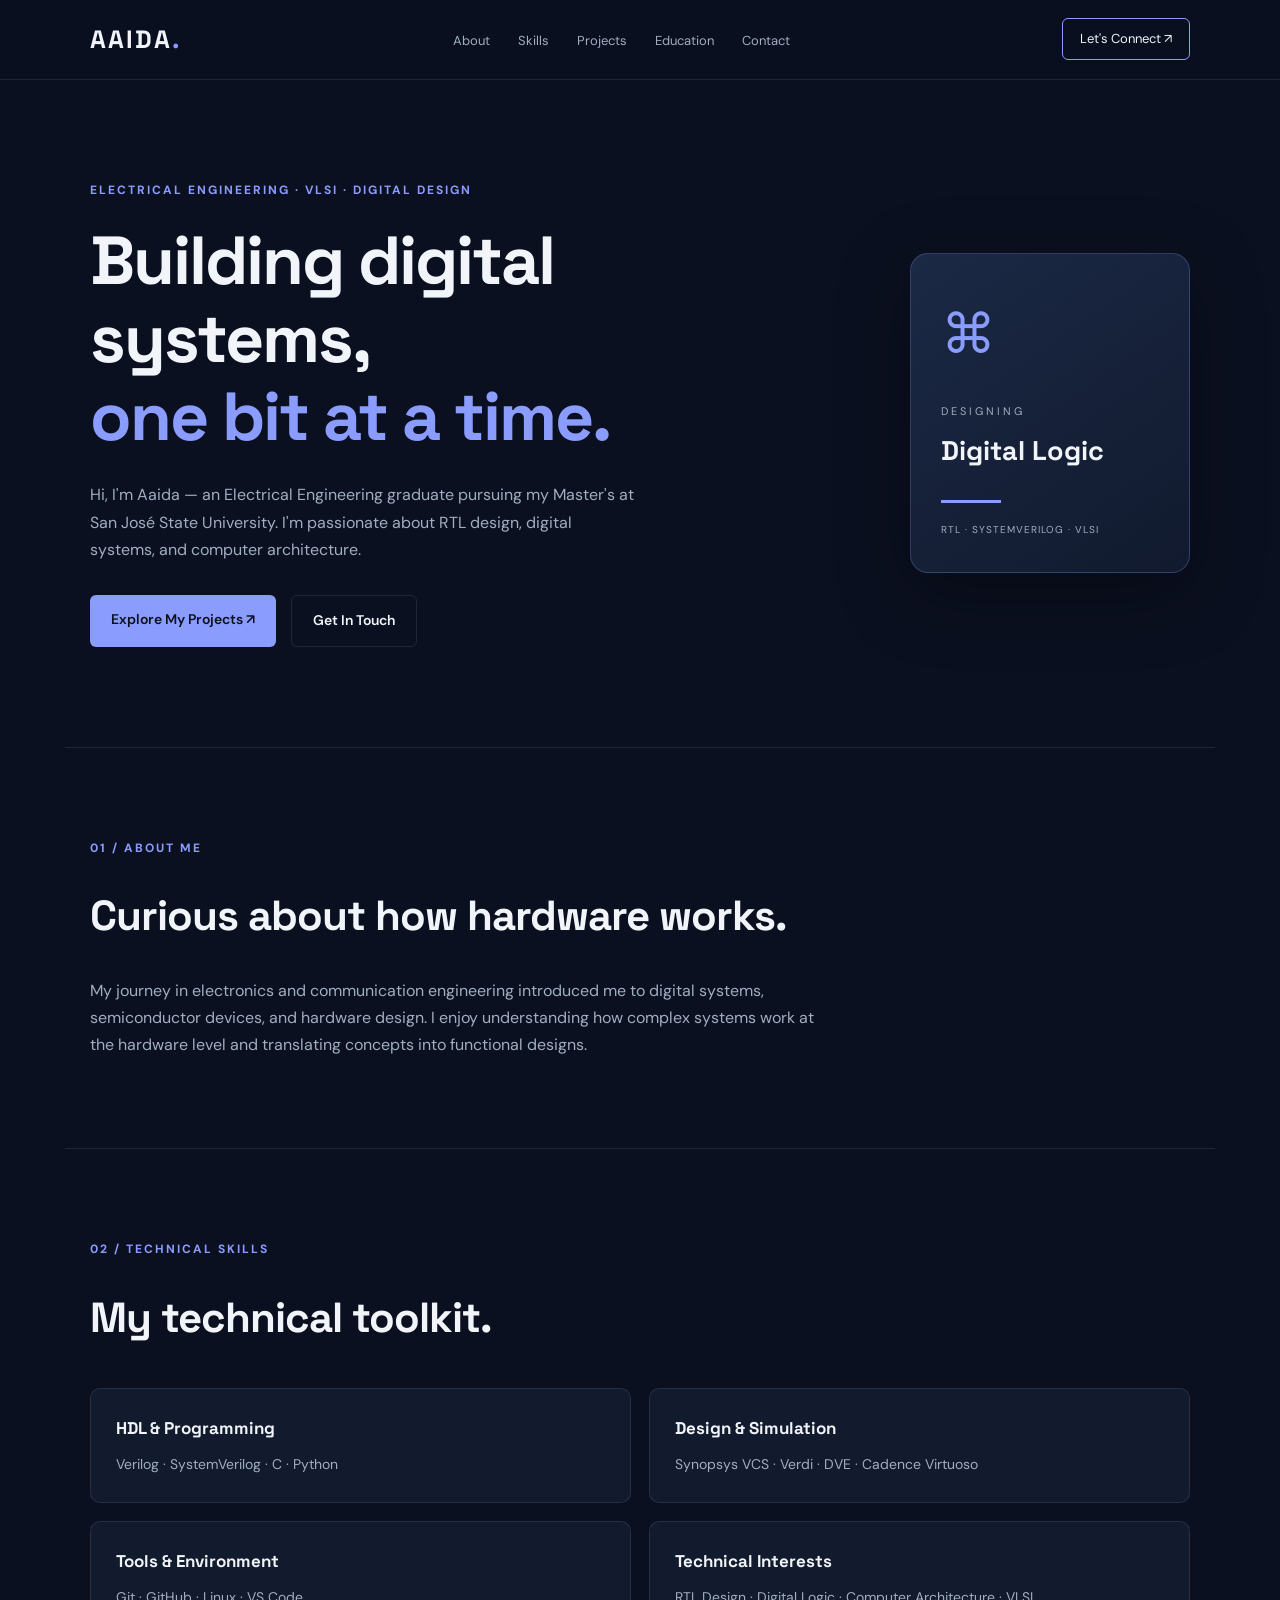
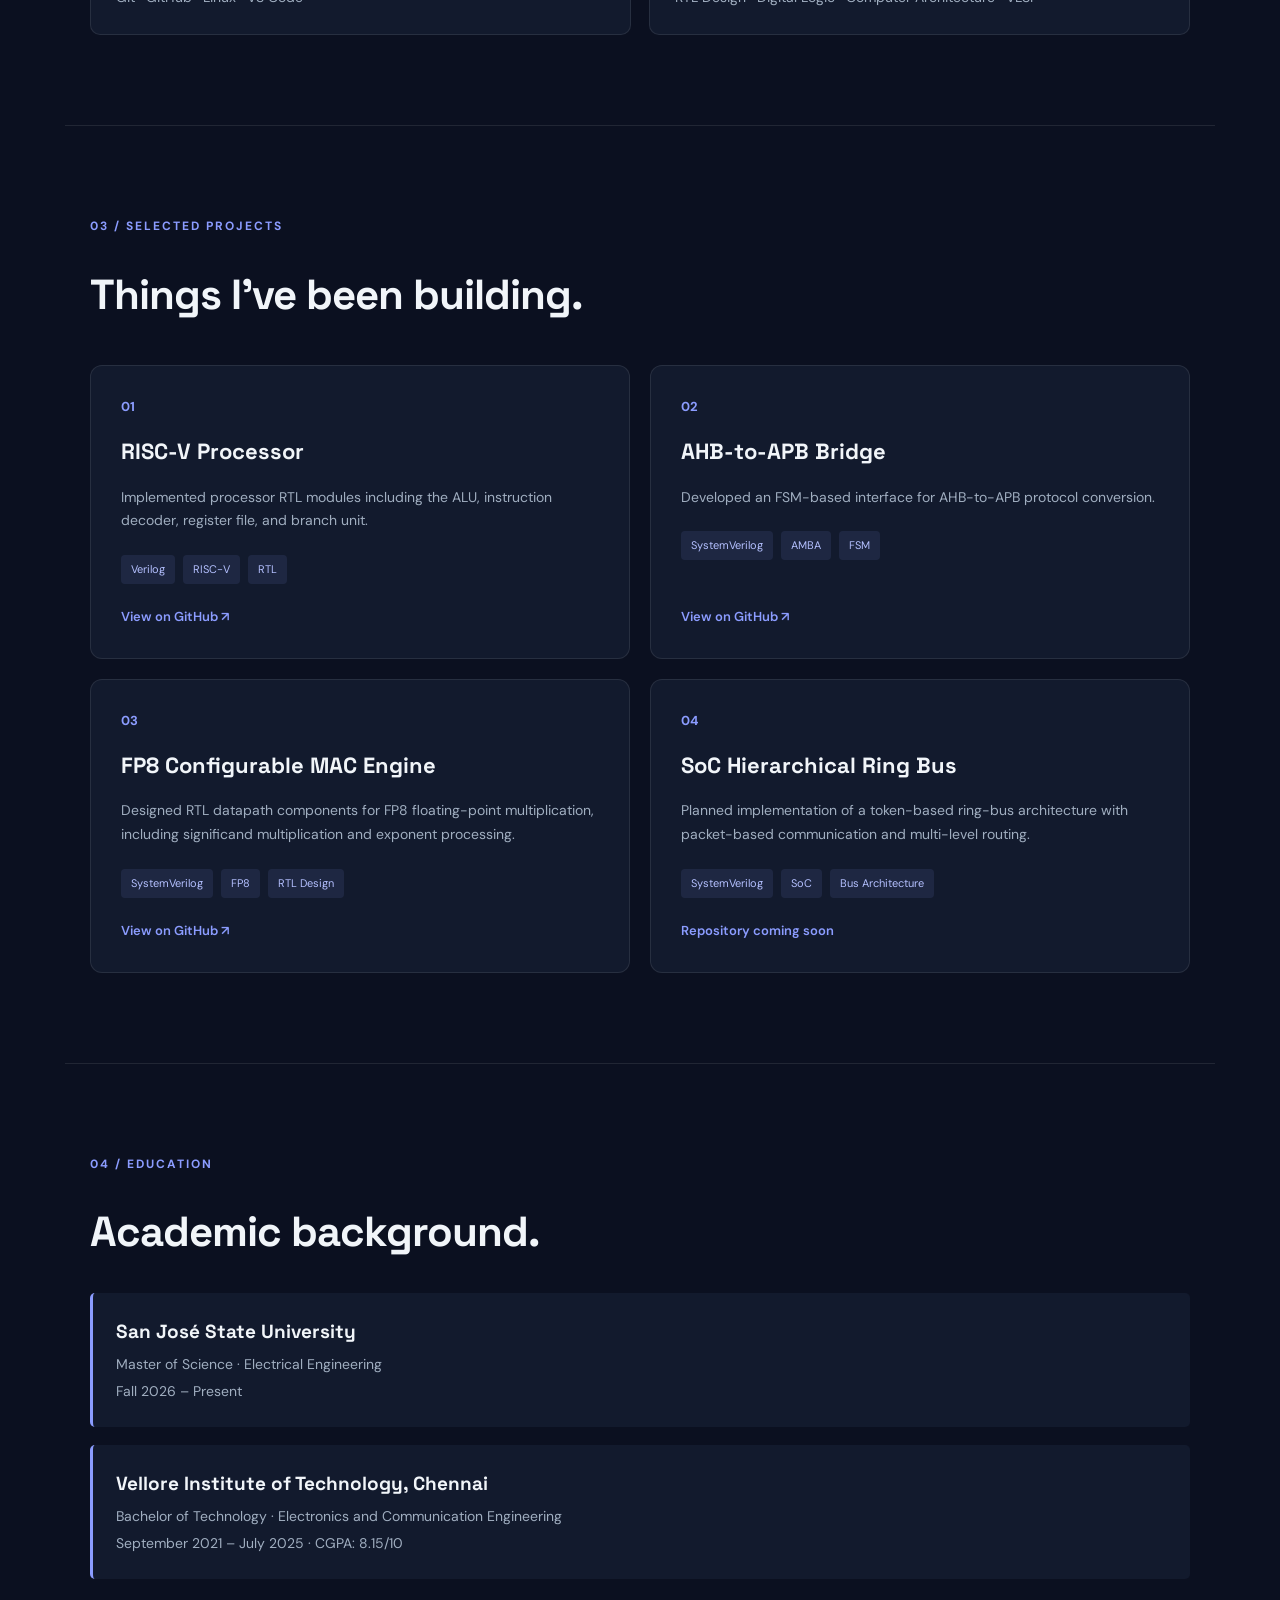
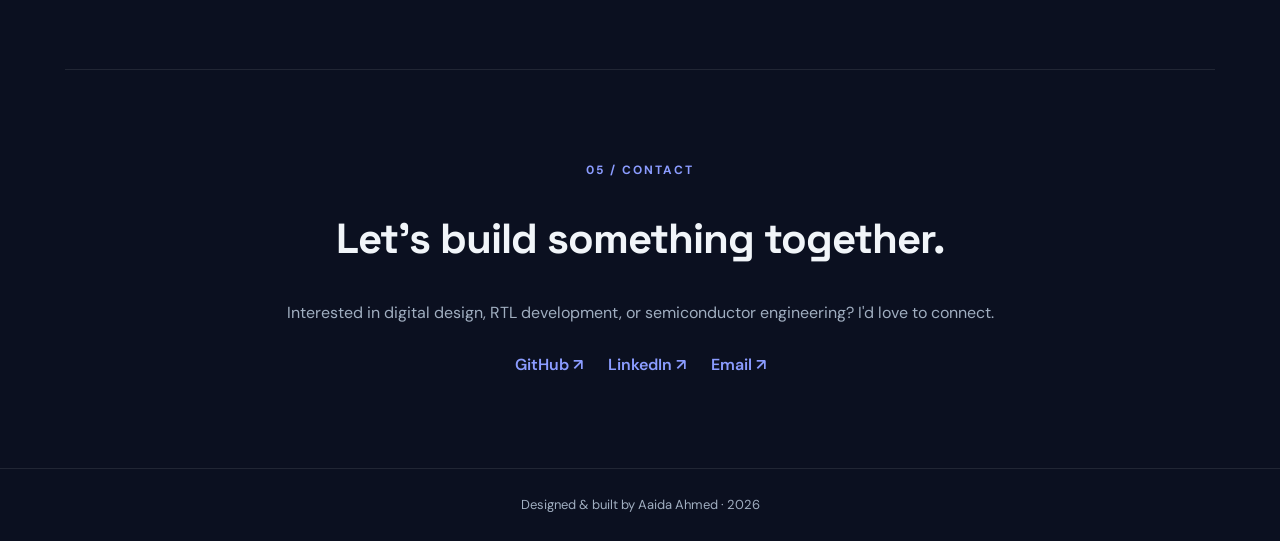
<file: index.html>
<!DOCTYPE html>
<html lang="en">
<head>
    <meta charset="UTF-8">
    <meta name="viewport" content="width=device-width, initial-scale=1.0">

    <title>Aaida Ahmed | RTL Design Engineer</title>

    <meta name="description" content="Engineering portfolio of Aaida Ahmed, Electrical Engineering graduate and aspiring RTL Design Engineer.">

    <link rel="stylesheet" href="style.css">
</head>

<body>

    <!-- NAVIGATION BAR -->
    <header>
        <nav class="navbar">
            <a href="#" class="logo">AAIDA<span>.</span></a>

            <ul class="nav-links">
                <li><a href="#about">About</a></li>
                <li><a href="#skills">Skills</a></li>
                <li><a href="#projects">Projects</a></li>
                <li><a href="#education">Education</a></li>
                <li><a href="#contact">Contact</a></li>
            </ul>

            <a href="#contact" class="nav-button">Let's Connect ↗</a>
        </nav>
    </header>


    <!-- HERO SECTION -->
    <main>

        <section class="hero">

            <div class="hero-content">

                <p class="hero-tag">
                    ELECTRICAL ENGINEERING · VLSI · DIGITAL DESIGN
                </p>

                <h1>
                    Building digital systems,
                    <span>one bit at a time.</span>
                </h1>

                <p class="hero-description">
                    Hi, I'm Aaida — an Electrical Engineering graduate
                    pursuing my Master's at San José State University.
                    I'm passionate about RTL design, digital systems,
                    and computer architecture.
                </p>

                <div class="hero-buttons">
                    <a href="#projects" class="primary-button">
                        Explore My Projects ↗
                    </a>

                    <a href="#contact" class="secondary-button">
                        Get In Touch
                    </a>
                </div>

            </div>

            <div class="hero-visual">
                <div class="chip-card">
                    <div class="chip-icon">⌘</div>
                    <p>DESIGNING</p>
                    <h2>Digital Logic</h2>
                    <div class="chip-line"></div>
                    <span>RTL · SYSTEMVERILOG · VLSI</span>
                </div>
            </div>

        </section>


        <!-- ABOUT SECTION -->
        <section id="about" class="section">

            <p class="section-label">01 / ABOUT ME</p>

            <h2>Curious about how hardware works.</h2>

            <p>
                My journey in electronics and communication engineering
                introduced me to digital systems, semiconductor devices,
                and hardware design. I enjoy understanding how complex
                systems work at the hardware level and translating
                concepts into functional designs.
            </p>

        </section>


        <!-- SKILLS SECTION -->
        <section id="skills" class="section">

            <p class="section-label">02 / TECHNICAL SKILLS</p>

            <h2>My technical toolkit.</h2>

            <div class="skills-grid">

                <div class="skill-card">
                    <h3>HDL & Programming</h3>
                    <p>Verilog · SystemVerilog · C · Python</p>
                </div>

                <div class="skill-card">
                    <h3>Design & Simulation</h3>
                    <p>Synopsys VCS · Verdi · DVE · Cadence Virtuoso</p>
                </div>

                <div class="skill-card">
                    <h3>Tools & Environment</h3>
                    <p>Git · GitHub · Linux · VS Code</p>
                </div>

                <div class="skill-card">
                    <h3>Technical Interests</h3>
                    <p>RTL Design · Digital Logic · Computer Architecture · VLSI</p>
                </div>

            </div>

        </section>



<!-- PROJECTS SECTION -->
<section id="projects" class="section">

    <p class="section-label">03 / SELECTED PROJECTS</p>

    <h2>Things I've been building.</h2>

    <div class="projects-grid">

        <!-- PROJECT 01 -->
        <article class="project-card">
            <span class="project-number">01</span>
            <h3>RISC-V Processor</h3>
            <p>
                Implemented processor RTL modules including the ALU,
                instruction decoder, register file, and branch unit.
            </p>
            <div class="project-tags">
                <span>Verilog</span>
                <span>RISC-V</span>
                <span>RTL</span>
            </div>
            <a class="project-link"
               href="https://github.com/Aaidaahmed/risc-v-processor"
               target="_blank"
               rel="noopener noreferrer">
                View on GitHub ↗
            </a>
        </article>

        <!-- PROJECT 02 -->
        <article class="project-card">
            <span class="project-number">02</span>
            <h3>AHB-to-APB Bridge</h3>
            <p>
                Developed an FSM-based interface for AHB-to-APB
                protocol conversion.
            </p>
            <div class="project-tags">
                <span>SystemVerilog</span>
                <span>AMBA</span>
                <span>FSM</span>
            </div>
            <a class="project-link"
               href="https://github.com/Aaidaahmed/ahb-apb-bridge"
               target="_blank"
               rel="noopener noreferrer">
                View on GitHub ↗
            </a>
        </article>

        <!-- PROJECT 03 -->
        <article class="project-card">
            <span class="project-number">03</span>
            <h3>FP8 Configurable MAC Engine</h3>
            <p>
                Designed RTL datapath components for FP8 floating-point
                multiplication, including significand multiplication
                and exponent processing.
            </p>
            <div class="project-tags">
                <span>SystemVerilog</span>
                <span>FP8</span>
                <span>RTL Design</span>
            </div>
            <a class="project-link"
               href="https://github.com/Aaidaahmed/fp8-mac-engine"
               target="_blank"
               rel="noopener noreferrer">
                View on GitHub ↗
            </a>
        </article>

        <!-- PROJECT 04 -->
        <article class="project-card">
            <span class="project-number">04</span>
            <h3>SoC Hierarchical Ring Bus</h3>
            <p>
                Planned implementation of a token-based ring-bus
                architecture with packet-based communication
                and multi-level routing.
            </p>
            <div class="project-tags">
                <span>SystemVerilog</span>
                <span>SoC</span>
                <span>Bus Architecture</span>
            </div>
            <span class="project-link">Repository coming soon</span>
        </article>

    </div>

</section>



        <!-- EDUCATION SECTION -->
        <section id="education" class="section">

            <p class="section-label">04 / EDUCATION</p>

            <h2>Academic background.</h2>

            <div class="education-card">
                <h3>San José State University</h3>
                <p>Master of Science · Electrical Engineering</p>
                <span>Fall 2026 – Present</span>
            </div>

            <div class="education-card">
                <h3>Vellore Institute of Technology, Chennai</h3>
                <p>Bachelor of Technology · Electronics and Communication Engineering</p>
                <span>September 2021 – July 2025 · CGPA: 8.15/10</span>
            </div>

        </section>


        <!-- CONTACT SECTION -->
        <section id="contact" class="section contact-section">

            <p class="section-label">05 / CONTACT</p>

            <h2>Let's build something together.</h2>

            <p>
                Interested in digital design, RTL development,
                or semiconductor engineering? I'd love to connect.
            </p>

            <div class="contact-links">
                <a href="https://github.com/Aaidaahmed" target="_blank">GitHub ↗</a>
                <a href="https://www.linkedin.com/in/aaida-ahmed123/" target="_blank">LinkedIn ↗</a>
                <a href="mailto:aaidafadilaahmed.sadiqahmed@sjsu.edu">Email ↗</a>
            </div>

        </section>

    </main>


    <!-- FOOTER -->
    <footer>
        <p>Designed & built by Aaida Ahmed · 2026</p>
    </footer>

    <script src="script.js"></script>

</body>
</html>
</file>
<file: style.css>
/* =================================
   1. GLOBAL SETTINGS
================================= */

@import url('https://fonts.googleapis.com/css2?family=DM+Sans:wght@400;500;600;700&family=Space+Grotesk:wght@400;500;600;700&display=swap');

:root {
    --background: #0b1020;
    --surface: #121a2d;
    --surface-light: #19243b;
    --text: #f1f5f9;
    --muted: #a0aec0;
    --accent: #8b9cff;
    --accent-light: #b4c0ff;
    --border: rgba(255, 255, 255, 0.09);
}

* {
    margin: 0;
    padding: 0;
    box-sizing: border-box;
    scroll-behavior: smooth;
}

body {
    background: var(--background);
    color: var(--text);
    font-family: 'DM Sans', sans-serif;
    line-height: 1.7;
}

a {
    text-decoration: none;
    color: inherit;
}

h1, h2, h3 {
    font-family: 'Space Grotesk', sans-serif;
}


/* =================================
   2. NAVIGATION BAR
================================= */

header {
    width: 100%;
    position: sticky;
    top: 0;
    z-index: 100;
    background: rgba(11, 16, 32, 0.9);
    backdrop-filter: blur(15px);
    border-bottom: 1px solid var(--border);
}

.navbar {
    max-width: 1150px;
    margin: auto;
    padding: 18px 25px;
    display: flex;
    align-items: center;
    justify-content: space-between;
}

.logo {
    font-family: 'Space Grotesk', sans-serif;
    font-size: 25px;
    font-weight: 700;
    letter-spacing: 2px;
}

.logo span {
    color: var(--accent);
}

.nav-links {
    display: flex;
    gap: 28px;
    list-style: none;
}

.nav-links a {
    color: var(--muted);
    font-size: 13px;
    transition: 0.3s;
}

.nav-links a:hover {
    color: var(--accent);
}

.nav-button {
    padding: 9px 17px;
    border: 1px solid var(--accent);
    border-radius: 6px;
    font-size: 13px;
    transition: 0.3s;
}

.nav-button:hover {
    background: var(--accent);
    color: var(--background);
}


/* =================================
   3. HERO SECTION
================================= */

.hero {
    max-width: 1150px;
    min-height: 620px;
    margin: auto;
    padding: 100px 25px;
    display: flex;
    align-items: center;
    justify-content: space-between;
    gap: 50px;
}

.hero-content {
    max-width: 650px;
}

.hero-tag,
.section-label {
    color: var(--accent);
    font-size: 12px;
    font-weight: 700;
    letter-spacing: 2px;
    margin-bottom: 22px;
}

.hero h1 {
    font-size: clamp(42px, 6vw, 68px);
    line-height: 1.15;
    margin-bottom: 25px;
    letter-spacing: -2px;
}

.hero h1 span {
    display: block;
    color: var(--accent);
}

.hero-description {
    color: var(--muted);
    max-width: 550px;
    font-size: 16px;
    margin-bottom: 32px;
}

.hero-buttons {
    display: flex;
    gap: 15px;
    flex-wrap: wrap;
}

.primary-button,
.secondary-button {
    padding: 13px 21px;
    border-radius: 6px;
    font-size: 14px;
    font-weight: 600;
    transition: 0.3s;
}

.primary-button {
    background: var(--accent);
    color: #0b1020;
}

.primary-button:hover {
    background: var(--accent-light);
    transform: translateY(-3px);
}

.secondary-button {
    border: 1px solid var(--border);
}

.secondary-button:hover {
    border-color: var(--accent);
    color: var(--accent);
}


/* =================================
   4. HERO VISUAL
================================= */

.hero-visual {
    display: flex;
    justify-content: center;
    align-items: center;
}

.chip-card {
    width: 280px;
    height: 320px;
    padding: 30px;
    background: linear-gradient(145deg, #1b2945, #111a2e);
    border: 1px solid rgba(139, 156, 255, 0.25);
    border-radius: 18px;
    display: flex;
    flex-direction: column;
    justify-content: center;
    box-shadow: 0 20px 70px rgba(0, 0, 0, 0.35);
    transition: 0.4s;
}

.chip-card:hover {
    transform: translateY(-8px);
    border-color: var(--accent);
}

.chip-icon {
    font-size: 55px;
    color: var(--accent);
    margin-bottom: 20px;
}

.chip-card p {
    font-size: 11px;
    letter-spacing: 3px;
    color: var(--muted);
}

.chip-card h2 {
    font-size: 27px;
    margin: 8px 0;
}

.chip-line {
    width: 60px;
    height: 3px;
    background: var(--accent);
    margin: 18px 0;
}

.chip-card span {
    font-size: 10px;
    color: var(--muted);
    letter-spacing: 1px;
}


/* =================================
   5. GENERAL SECTIONS
================================= */

.section {
    max-width: 1150px;
    margin: auto;
    padding: 90px 25px;
    border-top: 1px solid var(--border);
}

.section h2 {
    font-size: clamp(30px, 4vw, 42px);
    margin-bottom: 25px;
    letter-spacing: -1px;
}

.section > p:not(.section-label) {
    color: var(--muted);
    max-width: 750px;
}


/* =================================
   6. SKILLS
================================= */

.skills-grid {
    display: grid;
    grid-template-columns: repeat(2, 1fr);
    gap: 18px;
    margin-top: 35px;
}

.skill-card {
    padding: 25px;
    background: var(--surface);
    border: 1px solid var(--border);
    border-radius: 10px;
    transition: 0.3s;
}

.skill-card:hover {
    background: var(--surface-light);
    border-color: var(--accent);
    transform: translateY(-4px);
}

.skill-card h3 {
    font-size: 17px;
    margin-bottom: 10px;
}

.skill-card p {
    color: var(--muted);
    font-size: 14px;
}


/* =================================
   7. PROJECTS
================================= */

.projects-grid {
    display: grid;
    grid-template-columns: repeat(2, 1fr);
    gap: 20px;
    margin-top: 35px;
}

.project-card {
    background: var(--surface);
    border: 1px solid var(--border);
    border-radius: 12px;
    padding: 30px;
    transition: 0.35s;
}

.project-card:hover {
    transform: translateY(-6px);
    border-color: var(--accent);
    background: var(--surface-light);
}

.project-number {
    color: var(--accent);
    font-size: 13px;
    font-weight: 700;
}

.project-card h3 {
    font-size: 22px;
    margin: 15px 0;
}

.project-card p {
    color: var(--muted);
    font-size: 14px;
    margin-bottom: 22px;
}

.project-tags {
    display: flex;
    flex-wrap: wrap;
    gap: 8px;
}

.project-tags span {
    padding: 5px 10px;
    background: rgba(139, 156, 255, 0.1);
    color: var(--accent-light);
    border-radius: 4px;
    font-size: 11px;
}


/* =================================
   8. EDUCATION
================================= */

.education-card {
    background: var(--surface);
    border-left: 3px solid var(--accent);
    padding: 23px;
    margin-top: 18px;
    border-radius: 5px;
}

.education-card h3 {
    font-size: 19px;
    margin-bottom: 5px;
}

.education-card p,
.education-card span {
    color: var(--muted);
    font-size: 14px;
}


/* =================================
   9. CONTACT
================================= */

.contact-section {
    text-align: center;
}

.contact-section > p:not(.section-label) {
    margin: 0 auto 25px;
}

.contact-links {
    display: flex;
    justify-content: center;
    gap: 25px;
    flex-wrap: wrap;
}

.contact-links a {
    color: var(--accent);
    font-weight: 600;
    transition: 0.3s;
}

.contact-links a:hover {
    color: var(--accent-light);
}


/* =================================
   10. FOOTER
================================= */

footer {
    border-top: 1px solid var(--border);
    text-align: center;
    padding: 25px;
    color: var(--muted);
    font-size: 13px;
}


/* =================================
   11. MOBILE RESPONSIVENESS
================================= */

@media (max-width: 800px) {

    .hero {
        flex-direction: column;
        align-items: flex-start;
        padding-top: 75px;
    }

    .hero-visual {
        width: 100%;
    }

    .chip-card {
        width: 100%;
        max-width: 350px;
    }

    .nav-links {
        gap: 12px;
    }

    .nav-links a {
        font-size: 11px;
    }

    .nav-button {
        display: none;
    }
}

@media (max-width: 550px) {

    .navbar {
        flex-wrap: wrap;
        gap: 15px;
    }

    .nav-links {
        width: 100%;
        justify-content: space-between;
    }

    .skills-grid,
    .projects-grid {
        grid-template-columns: 1fr;
    }

    .hero h1 {
        font-size: 42px;
    }

    .section {
        padding: 65px 20px;
    }

}




/* =================================
   12. ANIMATIONS
================================= */

.reveal {
    opacity: 0;
    transform: translateY(25px);
    transition: opacity 0.7s ease, transform 0.7s ease;
}

.reveal.visible {
    opacity: 1;
    transform: translateY(0);
}

.hero-content,
.hero-visual {
    opacity: 0;
    transform: translateY(20px);
    transition: opacity 0.9s ease, transform 0.9s ease;
}

.hero-content.hero-visible,
.hero-visual.hero-visible {
    opacity: 1;
    transform: translateY(0);
}

@media (prefers-reduced-motion: reduce) {
    *,
    *::before,
    *::after {
        scroll-behavior: auto !important;
        transition-duration: 0.01ms !important;
        animation-duration: 0.01ms !important;
    }
}

/* =================================
   13. PROJECT LINKS & HOVER EFFECTS
================================= */

.project-card {
    display: flex;
    flex-direction: column;
    align-items: flex-start;
}

.project-link {
    display: inline-block;
    margin-top: auto;
    padding-top: 22px;
    color: var(--accent);
    font-size: 13px;
    font-weight: 600;
    transition: 0.3s ease;
}

.project-link:hover {
    color: var(--accent-light);
    transform: translateX(5px);
}

/* Subtle project card interaction */
.project-card {
    transition:
        transform 0.35s ease,
        border-color 0.35s ease,
        background 0.35s ease,
        box-shadow 0.35s ease;
}

.project-card:hover {
    box-shadow: 0 12px 35px rgba(0, 0, 0, 0.2);
}
</file>
